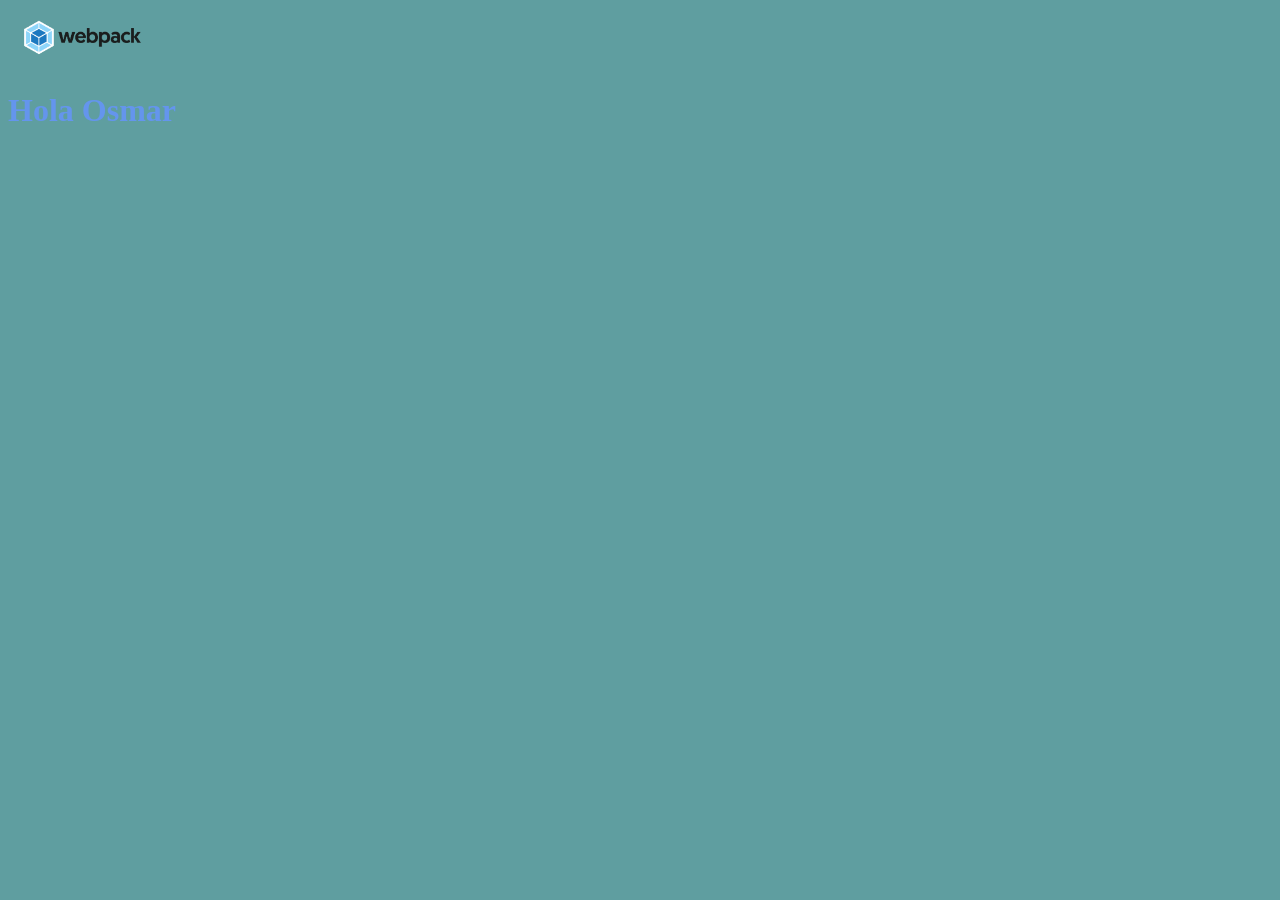
<file: docs/index.html>
<!doctype html><html lang="en"><head><meta charset="UTF-8"><meta http-equiv="X-UA-Compatible" content="IE=edge"><meta name="viewport" content="width=device-width,initial-scale=1"><title>webpack</title><script defer="defer" src="main.54aee31ad11cf2a4c349.js"></script><link href="main.88e7339607d632b048ea.css" rel="stylesheet"></head><body><img src="assets/img/webpack-logo.png" alt="webpack logo"></body></html>
</file>
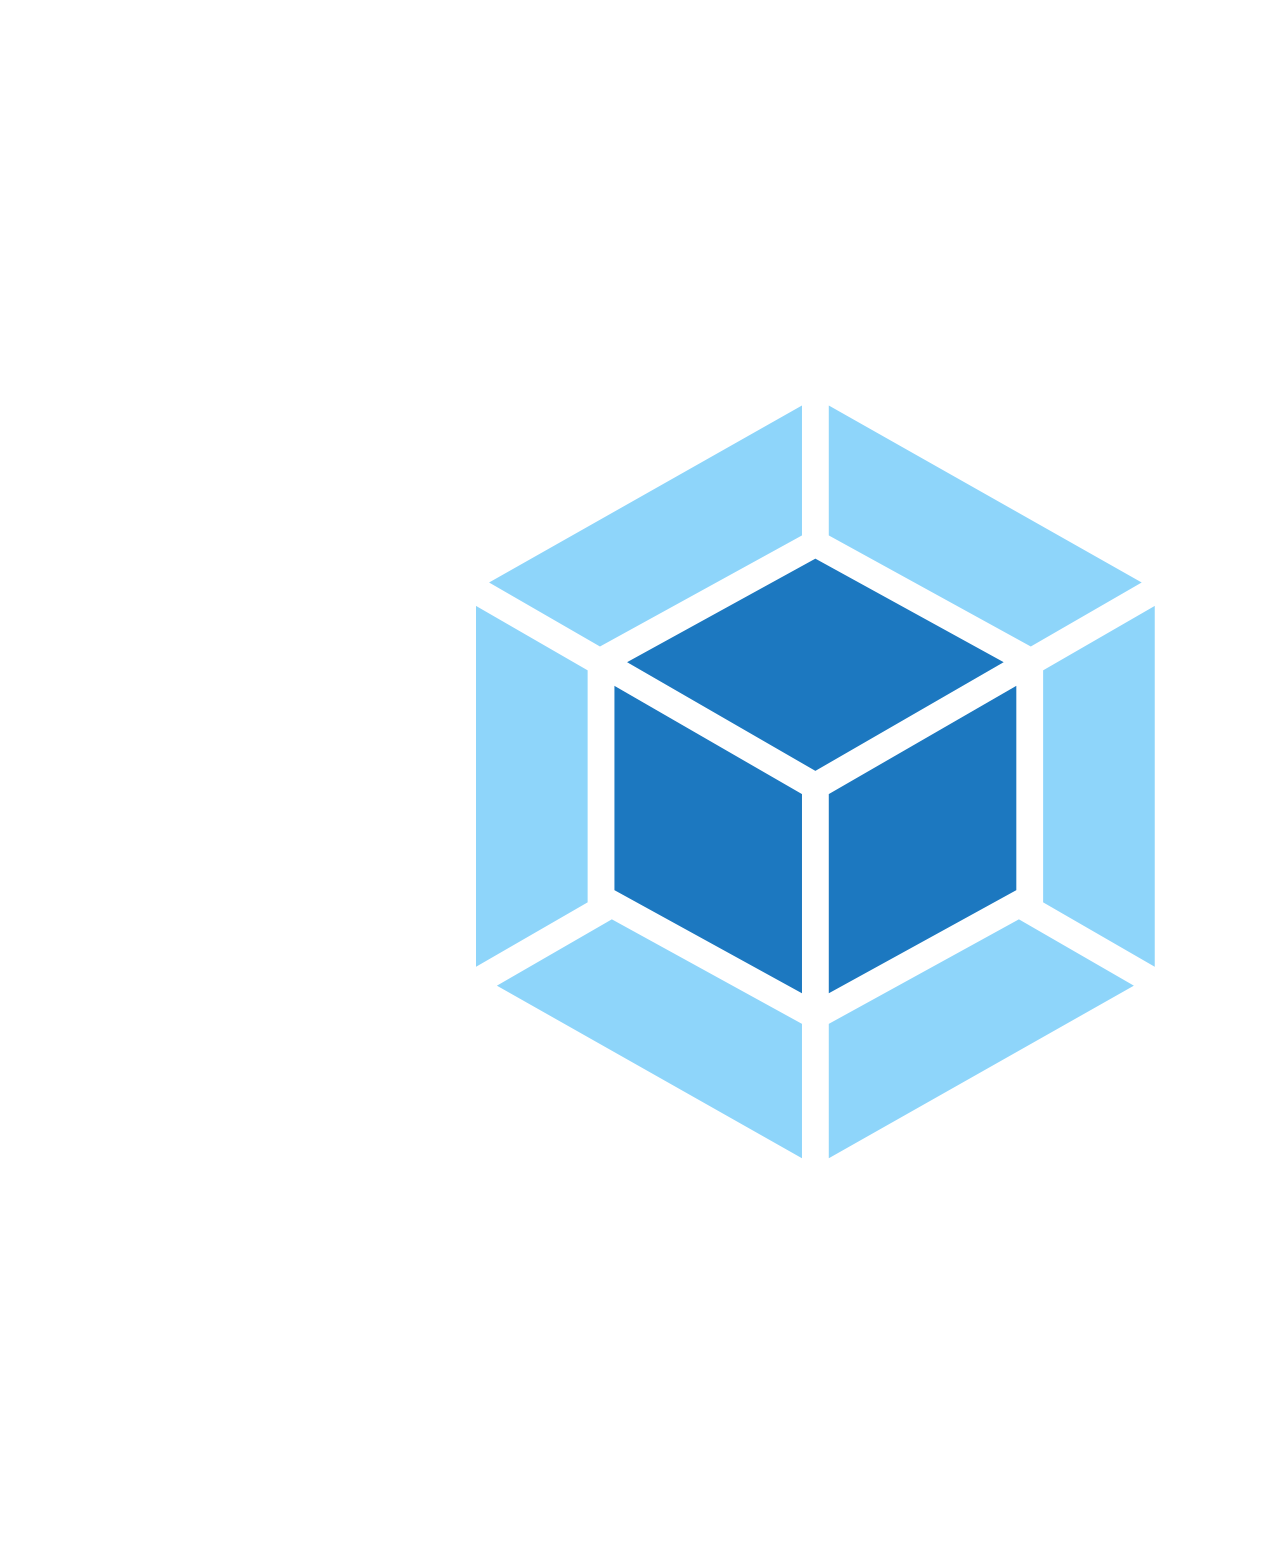
<file: src/index.html>
<!DOCTYPE html>
<html lang="en">
<head>
    <meta charset="UTF-8">
    <meta http-equiv="X-UA-Compatible" content="IE=edge">
    <meta name="viewport" content="width=device-width, initial-scale=1.0">
    <title>webpack</title>
</head>
<body>
    <img src="assets/img/webpack-logo.png" alt="webpack logo">
</body>
</html>
</file>
<file: docs/main.88e7339607d632b048ea.css>
body{background-color:#5f9ea0}img{width:150px}
</file>
